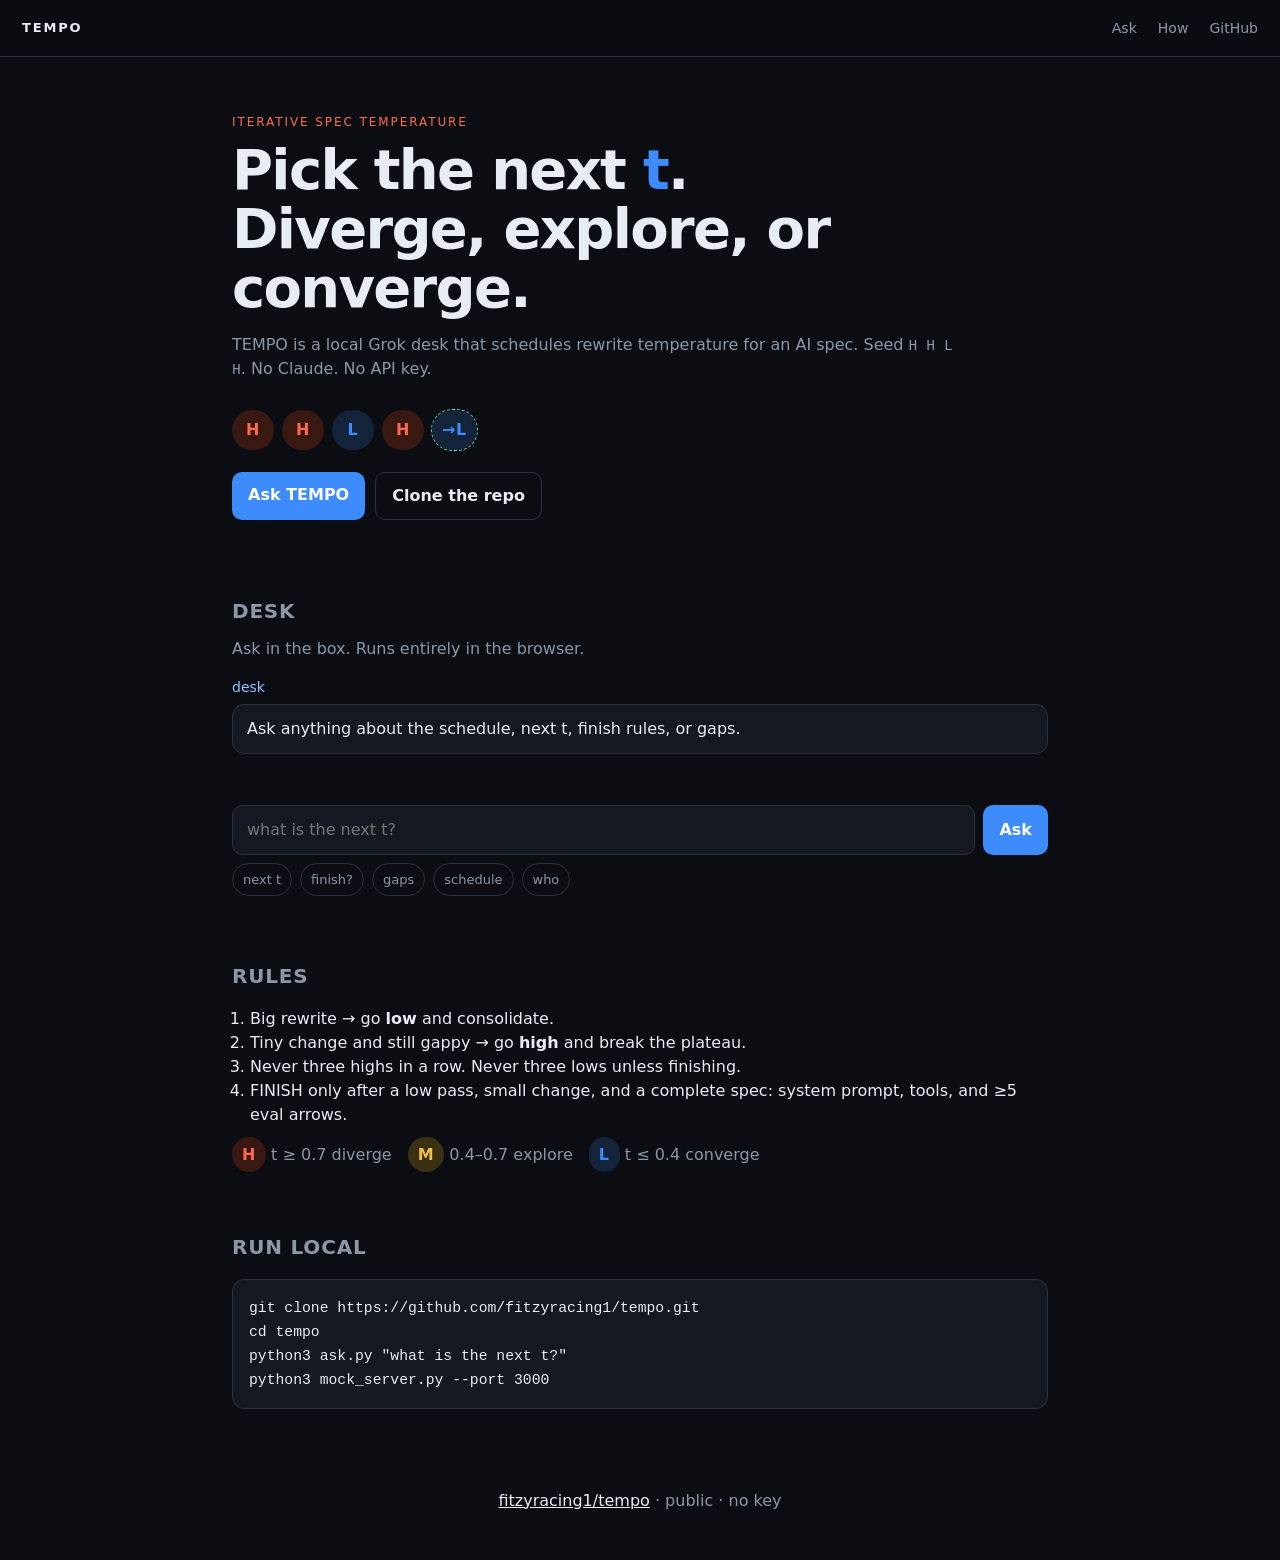
<file: docs/index.html>
<!DOCTYPE html>
<html lang="en">
<head>
  <meta charset="utf-8"/>
  <meta name="viewport" content="width=device-width, initial-scale=1"/>
  <title>TEMPO — temperature desk</title>
  <meta name="description" content="TEMPO picks the next rewrite temperature for an iterative AI spec. Local Grok desk. No API key. Seed HHLH."/>
  <link rel="stylesheet" href="style.css"/>
</head>
<body>
  <nav>
    <strong>TEMPO</strong>
    <div class="links">
      <a href="#desk">Ask</a>
      <a href="#how">How</a>
      <a href="https://github.com/fitzyracing1/tempo">GitHub</a>
    </div>
  </nav>

  <header class="hero">
    <p class="kicker">iterative spec temperature</p>
    <h1>Pick the next <em>t</em>.<br/>Diverge, explore, or converge.</h1>
    <p class="lede">
      TEMPO is a local Grok desk that schedules rewrite temperature for an AI spec.
      Seed <code>H H L H</code>. No Claude. No API key.
    </p>
    <div class="tape" id="tape"></div>
    <p class="cta-row">
      <a class="btn" href="#desk">Ask TEMPO</a>
      <a class="btn ghost" href="https://github.com/fitzyracing1/tempo">Clone the repo</a>
    </p>
  </header>

  <section id="desk">
    <h2>Desk</h2>
    <p class="hint">Ask in the box. Runs entirely in the browser.</p>
    <div id="log"></div>
    <form id="f">
      <input id="q" autocomplete="off" placeholder="what is the next t?"/>
      <button type="submit">Ask</button>
    </form>
    <div class="chips">
      <button type="button" data-q="what is the next t?">next t</button>
      <button type="button" data-q="why not finish?">finish?</button>
      <button type="button" data-q="what is missing?">gaps</button>
      <button type="button" data-q="show the schedule">schedule</button>
      <button type="button" data-q="who are you?">who</button>
    </div>
  </section>

  <section id="how">
    <h2>Rules</h2>
    <ol class="rules">
      <li>Big rewrite → go <b>low</b> and consolidate.</li>
      <li>Tiny change and still gappy → go <b>high</b> and break the plateau.</li>
      <li>Never three highs in a row. Never three lows unless finishing.</li>
      <li>FINISH only after a low pass, small change, and a complete spec: system prompt, tools, and ≥5 eval arrows.</li>
    </ol>
    <div class="bands">
      <div><span class="pill H">H</span> t ≥ 0.7 diverge</div>
      <div><span class="pill M">M</span> 0.4–0.7 explore</div>
      <div><span class="pill L">L</span> t ≤ 0.4 converge</div>
    </div>
  </section>

  <section id="run">
    <h2>Run local</h2>
    <pre><code>git clone https://github.com/fitzyracing1/tempo.git
cd tempo
python3 ask.py "what is the next t?"
python3 mock_server.py --port 3000</code></pre>
  </section>

  <footer>
    <a href="https://github.com/fitzyracing1/tempo">fitzyracing1/tempo</a>
    · public · no key
  </footer>
  <script src="app.js"></script>
</body>
</html>
</file>
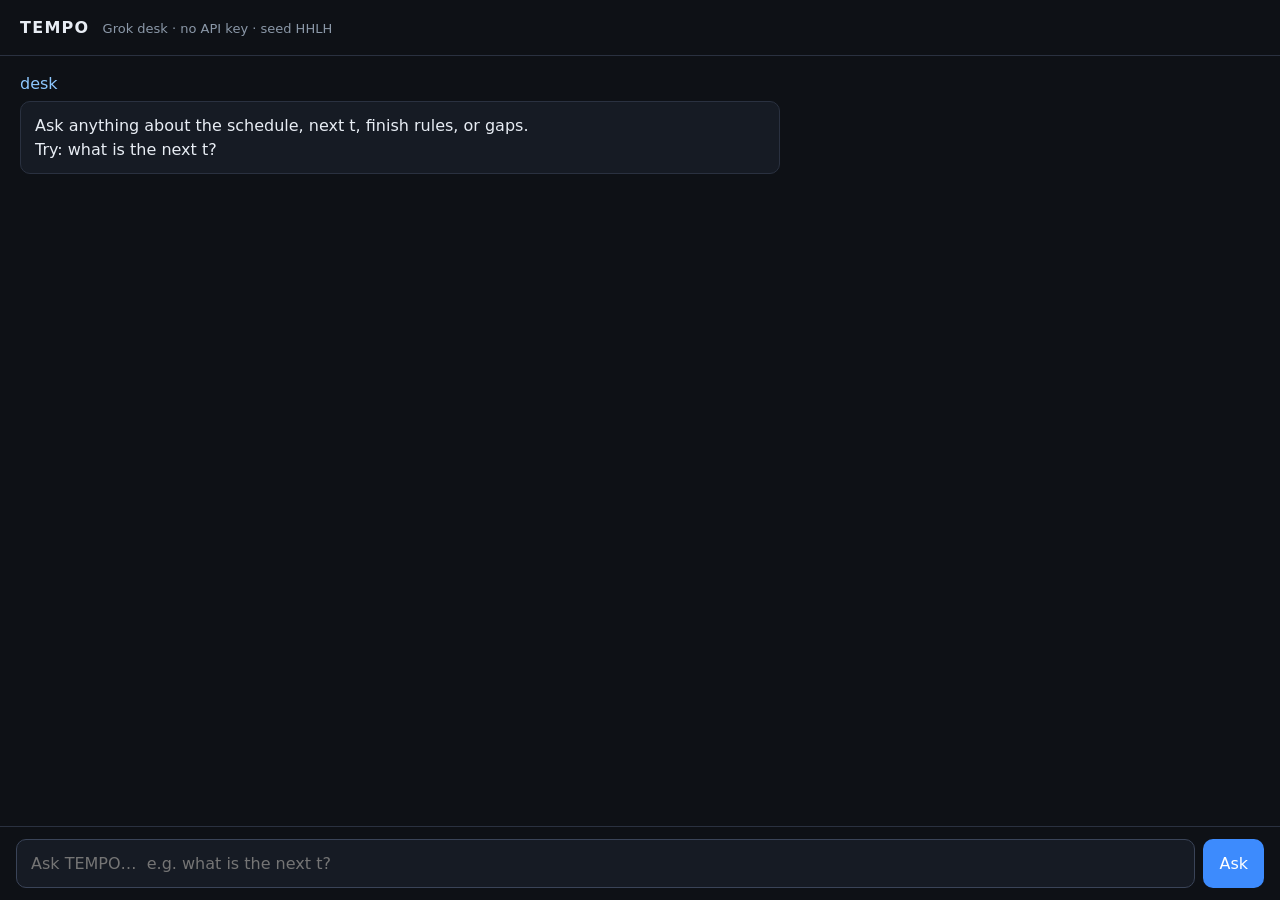
<file: static/index.html>
<!DOCTYPE html>
<html lang="en">
<head>
  <meta charset="utf-8"/>
  <meta name="viewport" content="width=device-width, initial-scale=1"/>
  <title>TEMPO desk</title>
  <style>
    :root { color-scheme: light dark; }
    body { font: 16px/1.45 system-ui, sans-serif; margin: 0; background: #0e1116; color: #e8edf4; }
    header { padding: 16px 20px; border-bottom: 1px solid #2a3140; }
    header strong { letter-spacing: .08em; }
    header span { color: #8b98a8; font-size: 13px; margin-left: 8px; }
    #log { padding: 16px 20px 96px; max-width: 760px; }
    .row { margin: 0 0 14px; }
    .q { color: #8ec8ff; }
    .a { white-space: pre-wrap; background: #161b24; border: 1px solid #2a3140; border-radius: 10px; padding: 12px 14px; margin-top: 6px; }
    form { position: fixed; left: 0; right: 0; bottom: 0; display: flex; gap: 8px; padding: 12px 16px; background: #0e1116; border-top: 1px solid #2a3140; }
    input { flex: 1; font: inherit; padding: 12px 14px; border-radius: 10px; border: 1px solid #3a4458; background: #161b24; color: inherit; }
    button { font: inherit; padding: 12px 16px; border-radius: 10px; border: 0; background: #3d8bfd; color: #fff; }
  </style>
</head>
<body>
  <header>
    <strong>TEMPO</strong>
    <span>Grok desk · no API key · seed HHLH</span>
  </header>
  <div id="log"></div>
  <form id="f">
    <input id="q" autocomplete="off" placeholder="Ask TEMPO…  e.g. what is the next t?"/>
    <button>Ask</button>
  </form>
  <script>
    const log = document.getElementById('log');
    const input = document.getElementById('q');
    function add(q, a) {
      const row = document.createElement('div');
      row.className = 'row';
      row.innerHTML = '<div class="q"></div><div class="a"></div>';
      row.querySelector('.q').textContent = q;
      row.querySelector('.a').textContent = a;
      log.appendChild(row);
      row.scrollIntoView({behavior:'smooth', block:'end'});
    }
    document.getElementById('f').addEventListener('submit', async (e) => {
      e.preventDefault();
      const q = input.value.trim();
      if (!q) return;
      input.value = '';
      add(q, '…');
      const node = log.lastElementChild.querySelector('.a');
      try {
        const r = await fetch('/ask', {
          method: 'POST',
          headers: {'Content-Type':'application/json'},
          body: JSON.stringify({question: q})
        });
        const j = await r.json();
        node.textContent = j.answer || JSON.stringify(j);
      } catch (err) {
        node.textContent = String(err);
      }
    });
    add('desk', 'Ask anything about the schedule, next t, finish rules, or gaps.\nTry: what is the next t?');
  </script>
</body>
</html>
</file>
<file: docs/style.css>
:root {
  color-scheme: dark;
  --bg: #0b0d12;
  --panel: #141821;
  --line: #2a3140;
  --ink: #e8edf4;
  --mute: #8b98a8;
  --h: #ff6b4a;
  --m: #f0c14b;
  --l: #3d8bfd;
  --ok: #5ee0a0;
}
* { box-sizing: border-box; }
html, body { margin: 0; background: var(--bg); color: var(--ink); font: 16px/1.5 ui-sans-serif, system-ui, sans-serif; }
nav {
  display: flex; justify-content: space-between; align-items: center;
  padding: 16px 22px; border-bottom: 1px solid var(--line); position: sticky; top: 0;
  background: rgba(11,13,18,.92); backdrop-filter: blur(10px); z-index: 2;
}
nav strong { letter-spacing: .14em; font-size: 13px; }
.links a { color: var(--mute); text-decoration: none; margin-left: 16px; font-size: 14px; }
.hero { padding: 56px 22px 36px; max-width: 860px; margin: 0 auto; }
.kicker { color: var(--h); letter-spacing: .16em; text-transform: uppercase; font-size: 12px; margin: 0 0 10px; }
h1 { font-size: clamp(32px, 7vw, 56px); line-height: 1.05; letter-spacing: -.03em; margin: 0 0 16px; font-weight: 650; }
h1 em { font-style: normal; color: var(--l); }
.lede { color: var(--mute); max-width: 46rem; }
code { font-family: ui-monospace, SFMono-Regular, Menlo, monospace; font-size: .92em; }
.tape { display: flex; gap: 8px; margin: 28px 0 22px; flex-wrap: wrap; }
.pill {
  min-width: 42px; text-align: center; padding: 8px 10px; border-radius: 999px;
  font-weight: 700; letter-spacing: .04em;
}
.pill.H { background: #3a1812; color: var(--h); }
.pill.M { background: #3a3012; color: var(--m); }
.pill.L { background: #13243a; color: var(--l); }
.pill.next { outline: 1px dashed var(--ok); }
.cta-row { display: flex; gap: 10px; flex-wrap: wrap; }
.btn {
  display: inline-block; padding: 11px 16px; border-radius: 10px;
  background: var(--l); color: #fff; text-decoration: none; font-weight: 600;
}
.btn.ghost { background: transparent; border: 1px solid var(--line); color: var(--ink); }
section { max-width: 860px; margin: 0 auto; padding: 8px 22px 40px; }
h2 { font-size: 20px; letter-spacing: .04em; text-transform: uppercase; color: var(--mute); font-weight: 600; }
.hint { color: var(--mute); margin-top: -6px; }
#log { min-height: 120px; }
.row { margin: 0 0 12px; }
.q { color: #8ec8ff; font-size: 14px; }
.a {
  white-space: pre-wrap; background: var(--panel); border: 1px solid var(--line);
  border-radius: 12px; padding: 12px 14px; margin-top: 6px;
}
#f { display: flex; gap: 8px; margin: 8px 0; }
#f input {
  flex: 1; font: inherit; padding: 12px 14px; border-radius: 10px;
  border: 1px solid var(--line); background: var(--panel); color: inherit;
}
#f button {
  font: inherit; padding: 12px 16px; border-radius: 10px; border: 0;
  background: var(--l); color: #fff; font-weight: 600;
}
.chips { display: flex; gap: 8px; flex-wrap: wrap; }
.chips button {
  font: inherit; font-size: 13px; padding: 6px 10px; border-radius: 999px;
  border: 1px solid var(--line); background: transparent; color: var(--mute);
}
.rules { padding-left: 18px; color: var(--ink); }
.bands { display: flex; gap: 16px; flex-wrap: wrap; margin-top: 16px; color: var(--mute); }
pre {
  background: var(--panel); border: 1px solid var(--line); border-radius: 12px;
  padding: 16px; overflow: auto;
}
footer { padding: 24px 22px 48px; color: var(--mute); text-align: center; }
footer a { color: var(--ink); }
</file>
